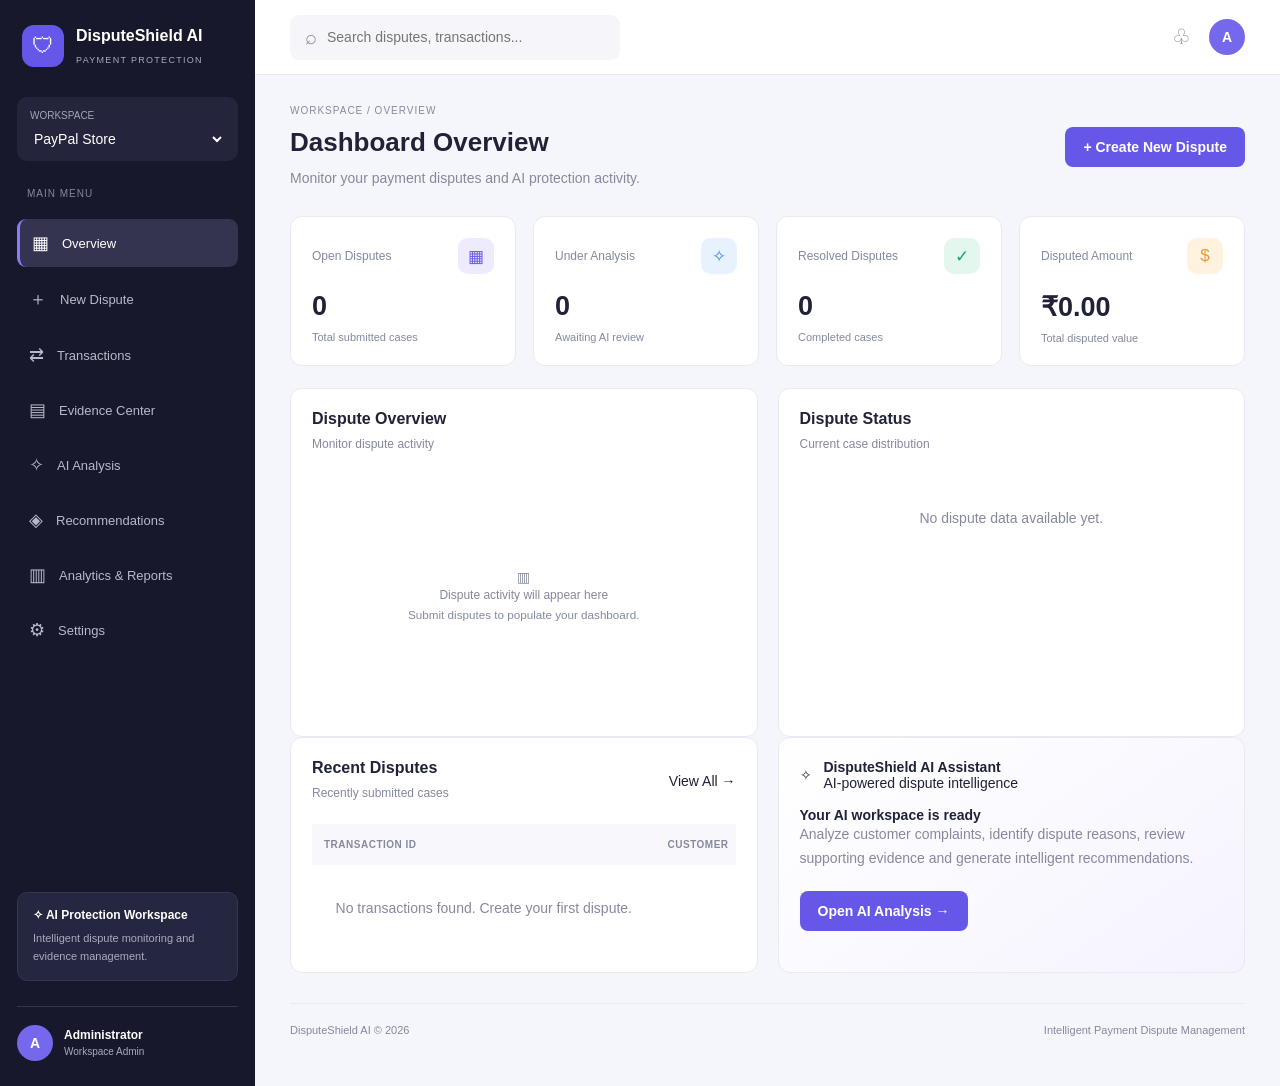
<file: frontend/index.html>
<!DOCTYPE html>
<html lang="en">
<head>
    <meta charset="UTF-8">
    <meta name="viewport" content="width=device-width, initial-scale=1.0">
    <title>DisputeShield AI | Dashboard</title>
    <link rel="stylesheet" href="./style.css">
</head>

<body>

<div class="app-container">

    <aside class="sidebar">

        <div class="brand">
            <div class="brand-icon">🛡</div>
            <div>
                <h2>DisputeShield AI</h2>
                <span>PAYMENT PROTECTION</span>
            </div>
        </div>

        <div class="workspace">
            <span>WORKSPACE</span>
            <select>
                <option>PayPal Store</option>
            </select>
        </div>

        <nav class="navigation">

            <span class="nav-heading">MAIN MENU</span>

            <a href="index.html" class="nav-link active">
                <span>▦</span> Overview
            </a>

            <a href="disputes.html" class="nav-link">
                <span>＋</span> New Dispute
            </a>

            <a href="transactions.html" class="nav-link">
                <span>⇄</span> Transactions
            </a>

            <a href="evidence.html" class="nav-link">
                <span>▤</span> Evidence Center
            </a>

            <a href="analysis.html" class="nav-link">
                <span>✧</span> AI Analysis
            </a>

            <a href="recommendations.html" class="nav-link">
                <span>◈</span> Recommendations
            </a>

            <a href="analytics.html" class="nav-link">
                <span>▥</span> Analytics & Reports
            </a>

            <a href="settings.html" class="nav-link">
                <span>⚙</span> Settings
            </a>

        </nav>

        <div class="sidebar-bottom">

            <div class="security-card">
                <h4>✧ AI Protection Workspace</h4>
                <p>Intelligent dispute monitoring and evidence management.</p>
            </div>

            <div class="user-profile">
                <div class="user-avatar">A</div>
                <div>
                    <h4>Administrator</h4>
                    <span>Workspace Admin</span>
                </div>
            </div>

        </div>

    </aside>


    <main class="main-content">

        <header class="topbar">

            <div class="search-box">
                <span>⌕</span>
                <input type="search" placeholder="Search disputes, transactions...">
            </div>

            <div class="topbar-right">
                <button class="icon-button">♧</button>
                <div class="user-avatar">A</div>
            </div>

        </header>


        <section class="content-area">

            <div class="page-heading">

                <div>
                    <div class="breadcrumb">WORKSPACE / OVERVIEW</div>
                    <h1>Dashboard Overview</h1>
                    <p>Monitor your payment disputes and AI protection activity.</p>
                </div>

                <a href="/frontend/disputes.html" class="primary-button">
                    + Create New Dispute
                </a>

            </div>


            <div class="stats-grid">

                <div class="stat-card">
                    <div class="stat-top">
                        Open Disputes
                        <span class="stat-icon purple">▦</span>
                    </div>
                    <h2 id="openDisputes">0</h2>
                    <div class="stat-footer">Total submitted cases</div>
                </div>

                <div class="stat-card">
                    <div class="stat-top">
                        Under Analysis
                        <span class="stat-icon blue">✧</span>
                    </div>
                    <h2 id="activeDisputes">0</h2>
                    <div class="stat-footer">Awaiting AI review</div>
                </div>

                <div class="stat-card">
                    <div class="stat-top">
                        Resolved Disputes
                        <span class="stat-icon green">✓</span>
                    </div>
                    <h2 id="resolvedDisputes">0</h2>
                    <div class="stat-footer">Completed cases</div>
                </div>

                <div class="stat-card">
                    <div class="stat-top">
                        Disputed Amount
                        <span class="stat-icon orange">$</span>
                    </div>
                    <h2 id="totalAmount">$0.00</h2>
                    <div class="stat-footer">Total disputed value</div>
                </div>

            </div>


            <div class="dashboard-grid">

                <div class="dashboard-card">

                    <div class="card-heading">
                        <div>
                            <h3>Dispute Overview</h3>
                            <p>Monitor dispute activity</p>
                        </div>
                    </div>

                    <div class="chart-placeholder">
                        <div class="chart-empty">
                            <span>▥</span>
                            <p>Dispute activity will appear here</p>
                            <small>Submit disputes to populate your dashboard.</small>
                        </div>
                    </div>

                </div>


                <div class="dashboard-card">

                    <div class="card-heading">
                        <div>
                            <h3>Dispute Status</h3>
                            <p>Current case distribution</p>
                        </div>
                    </div>

                    <div id="statusBreakdown">
                        <div class="empty-state">
                            No dispute data available yet.
                        </div>
                    </div>

                </div>

            </div>


            <div class="dashboard-grid">

                <div class="dashboard-card">

                    <div class="card-heading">
                        <div>
                            <h3>Recent Disputes</h3>
                            <p>Recently submitted cases</p>
                        </div>

                        <a href="/frontend/transactions.html">View All →</a>
                    </div>

                    <div class="table-wrapper">

                        <table>

                            <thead>
                                <tr>
                                    <th>TRANSACTION ID</th>
                                    <th>CUSTOMER</th>
                                    <th>AMOUNT</th>
                                    <th>REASON</th>
                                    <th>STATUS</th>
                                </tr>
                            </thead>

                            <tbody id="recentTransactions">

                                <tr>
                                    <td colspan="5" class="empty-table">
                                        No disputes submitted yet.
                                    </td>
                                </tr>

                            </tbody>

                        </table>

                    </div>

                </div>


                <div class="dashboard-card ai-card">

                    <div class="ai-heading">
                        <span>✧</span>
                        <div>
                            <h3>DisputeShield AI Assistant</h3>
                            <p>AI-powered dispute intelligence</p>
                        </div>
                    </div>

                    <div class="ai-content">

                        <h4>Your AI workspace is ready</h4>

                        <p>
                            Analyze customer complaints, identify dispute
                            reasons, review supporting evidence and generate
                            intelligent recommendations.
                        </p>

                        <a href="/frontend/analysis.html" class="primary-button">
                            Open AI Analysis →
                        </a>

                    </div>

                </div>

            </div>


            <footer class="footer">
                <span>DisputeShield AI © 2026</span>
                <span>Intelligent Payment Dispute Management</span>
            </footer>

        </section>

    </main>

</div>

<script src="/frontend/script.js"></script>

</body>
</html>
</file>
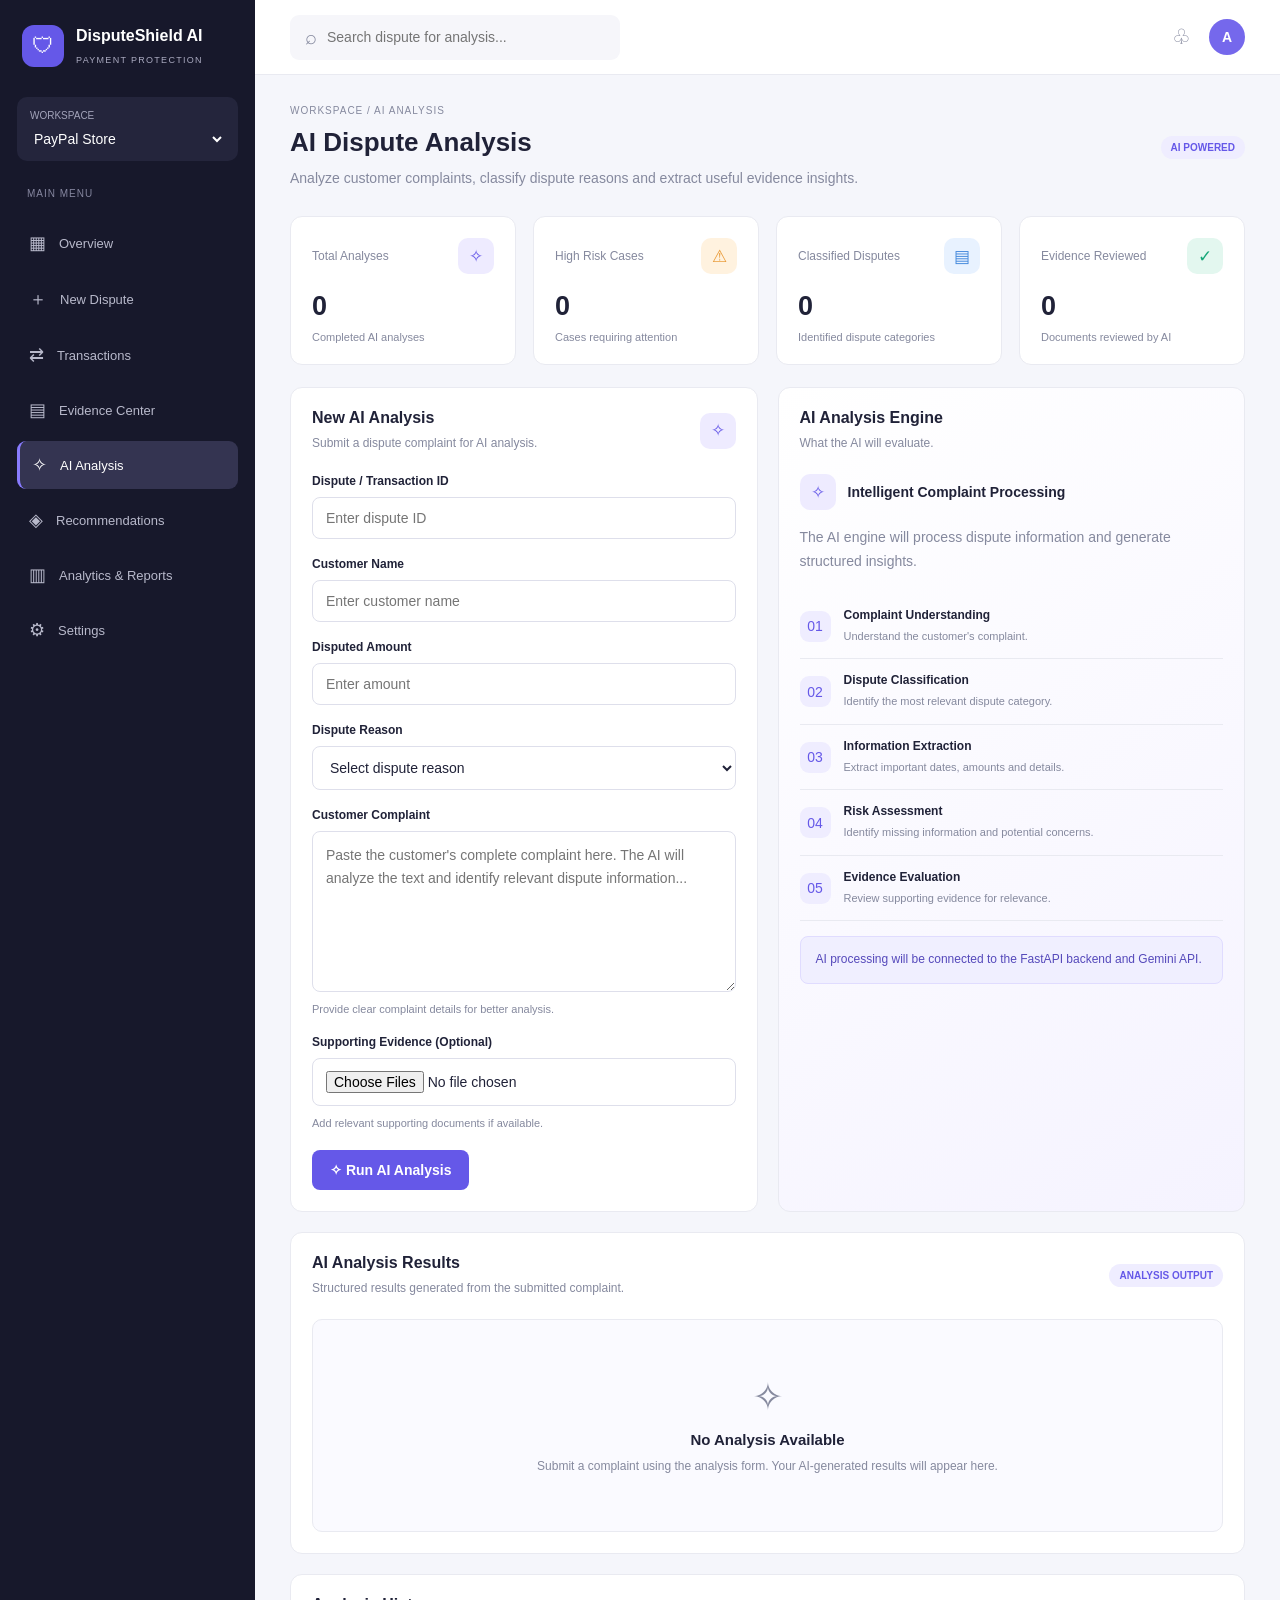
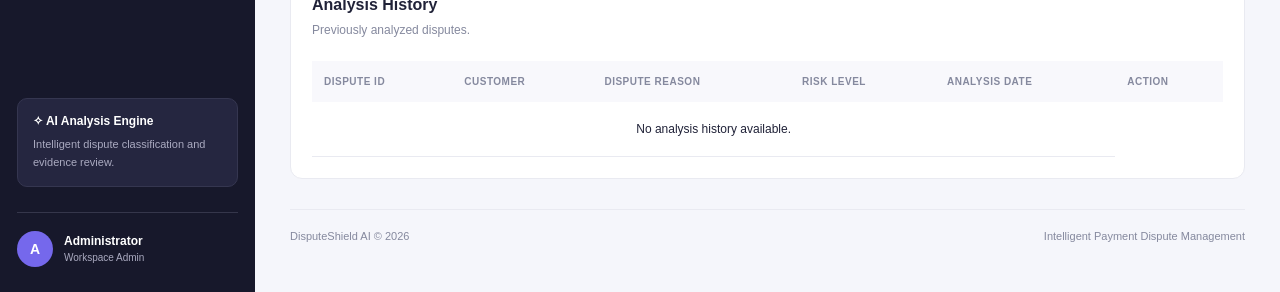
<file: frontend/analysis.html>
<!DOCTYPE html>
<html lang="en">

<head>
    <meta charset="UTF-8">
    <meta name="viewport" content="width=device-width, initial-scale=1.0">
    <title>DisputeShield AI | AI Analysis</title>
    <link rel="stylesheet" href="style.css">
</head>

<body>

<div class="app-container">

    <!-- SIDEBAR -->
    <aside class="sidebar">

        <div class="brand">
            <div class="brand-icon">🛡</div>
            <div>
                <h2>DisputeShield AI</h2>
                <span>PAYMENT PROTECTION</span>
            </div>
        </div>

        <div class="workspace">
            <span>WORKSPACE</span>
            <select>
                <option>PayPal Store</option>
            </select>
        </div>

        <nav class="navigation">

            <span class="nav-heading">MAIN MENU</span>

            <a href="index.html" class="nav-link">
                <span>▦</span> Overview
            </a>

            <a href="disputes.html" class="nav-link">
                <span>＋</span> New Dispute
            </a>

            <a href="transactions.html" class="nav-link">
                <span>⇄</span> Transactions
            </a>

            <a href="evidence.html" class="nav-link">
                <span>▤</span> Evidence Center
            </a>

            <a href="analysis.html" class="nav-link active">
                <span>✧</span> AI Analysis
            </a>

            <a href="recommendations.html" class="nav-link">
                <span>◈</span> Recommendations
            </a>

            <a href="analytics.html" class="nav-link">
                <span>▥</span> Analytics & Reports
            </a>

            <a href="settings.html" class="nav-link">
                <span>⚙</span> Settings
            </a>

        </nav>

        <div class="sidebar-bottom">

            <div class="security-card">
                <h4>✧ AI Analysis Engine</h4>
                <p>Intelligent dispute classification and evidence review.</p>
            </div>

            <div class="user-profile">
                <div class="user-avatar">A</div>
                <div>
                    <h4>Administrator</h4>
                    <span>Workspace Admin</span>
                </div>
            </div>

        </div>

    </aside>


    <!-- MAIN CONTENT -->
    <main class="main-content">

        <!-- TOPBAR -->
        <header class="topbar">

            <div class="search-box">
                <span>⌕</span>
                <input
                    type="search"
                    id="analysisSearch"
                    placeholder="Search dispute for analysis...">
            </div>

            <div class="topbar-right">
                <button class="icon-button">♧</button>
                <div class="user-avatar">A</div>
            </div>

        </header>


        <!-- PAGE CONTENT -->
        <section class="content-area">

            <div class="page-heading">

                <div>
                    <div class="breadcrumb">
                        WORKSPACE / AI ANALYSIS
                    </div>

                    <h1>AI Dispute Analysis</h1>

                    <p>
                        Analyze customer complaints, classify dispute reasons
                        and extract useful evidence insights.
                    </p>
                </div>

                <span class="badge">AI POWERED</span>

            </div>


            <!-- AI OVERVIEW -->
            <section class="stats-grid">

                <div class="stat-card">
                    <div class="stat-top">
                        Total Analyses
                        <span class="stat-icon purple">✧</span>
                    </div>
                    <h2 id="totalAnalyses">0</h2>
                    <div class="stat-footer">Completed AI analyses</div>
                </div>


                <div class="stat-card">
                    <div class="stat-top">
                        High Risk Cases
                        <span class="stat-icon orange">⚠</span>
                    </div>
                    <h2 id="highRiskCases">0</h2>
                    <div class="stat-footer">Cases requiring attention</div>
                </div>


                <div class="stat-card">
                    <div class="stat-top">
                        Classified Disputes
                        <span class="stat-icon blue">▤</span>
                    </div>
                    <h2 id="classifiedDisputes">0</h2>
                    <div class="stat-footer">Identified dispute categories</div>
                </div>


                <div class="stat-card">
                    <div class="stat-top">
                        Evidence Reviewed
                        <span class="stat-icon green">✓</span>
                    </div>
                    <h2 id="evidenceReviewed">0</h2>
                    <div class="stat-footer">Documents reviewed by AI</div>
                </div>

            </section>


            <!-- ANALYSIS INPUT -->
            <section class="dashboard-grid">

                <div class="dashboard-card">

                    <div class="card-heading">

                        <div>
                            <h3>New AI Analysis</h3>
                            <p>Submit a dispute complaint for AI analysis.</p>
                        </div>

                        <span class="stat-icon purple">✧</span>

                    </div>


                    <form id="analysisForm">

                        <div class="form-group">

                            <label for="analysisDisputeId">
                                Dispute / Transaction ID
                            </label>

                            <input
                                type="text"
                                id="analysisDisputeId"
                                placeholder="Enter dispute ID">

                        </div>


                        <div class="form-group">

                            <label for="analysisCustomer">
                                Customer Name
                            </label>

                            <input
                                type="text"
                                id="analysisCustomer"
                                placeholder="Enter customer name">

                        </div>


                        <div class="form-group">

                            <label for="analysisAmount">
                                Disputed Amount
                            </label>

                            <input
                                type="number"
                                id="analysisAmount"
                                placeholder="Enter amount"
                                min="0"
                                step="0.01">

                        </div>


                        <div class="form-group">

                            <label for="analysisReason">
                                Dispute Reason
                            </label>

                            <select id="analysisReason">

                                <option value="">Select dispute reason</option>

                                <option value="Item Not Received">
                                    Item Not Received
                                </option>

                                <option value="Unauthorized Transaction">
                                    Unauthorized Transaction
                                </option>

                                <option value="Item Not As Described">
                                    Item Not As Described
                                </option>

                                <option value="Duplicate Transaction">
                                    Duplicate Transaction
                                </option>

                                <option value="Refund Not Processed">
                                    Refund Not Processed
                                </option>

                                <option value="Other">
                                    Other
                                </option>

                            </select>

                        </div>


                        <div class="form-group">

                            <label for="analysisComplaint">
                                Customer Complaint
                            </label>

                            <textarea
                                id="analysisComplaint"
                                rows="6"
                                placeholder="Paste the customer's complete complaint here. The AI will analyze the text and identify relevant dispute information..."></textarea>

                            <small class="form-hint">
                                Provide clear complaint details for better analysis.
                            </small>

                        </div>


                        <div class="form-group">

                            <label for="analysisEvidence">
                                Supporting Evidence (Optional)
                            </label>

                            <input
                                type="file"
                                id="analysisEvidence"
                                accept=".pdf,.png,.jpg,.jpeg,.doc,.docx"
                                multiple>

                            <small class="form-hint">
                                Add relevant supporting documents if available.
                            </small>

                        </div>


                        <div id="analysisMessage" class="notice" hidden></div>


                        <button
                            type="submit"
                            class="primary-button"
                            id="runAnalysisButton">

                            ✧ Run AI Analysis

                        </button>

                    </form>

                </div>


                <!-- AI PROCESSING INFORMATION -->
                <div class="dashboard-card ai-card">

                    <div class="card-heading">

                        <div>
                            <h3>AI Analysis Engine</h3>
                            <p>What the AI will evaluate.</p>
                        </div>

                    </div>


                    <div class="ai-content">

                        <div class="ai-heading">
                            <span class="stat-icon purple">✧</span>
                            <h3>Intelligent Complaint Processing</h3>
                        </div>

                        <p>
                            The AI engine will process dispute information
                            and generate structured insights.
                        </p>


                        <div class="action-item">
                            <span>01</span>
                            <div>
                                <strong>Complaint Understanding</strong>
                                <small>Understand the customer's complaint.</small>
                            </div>
                        </div>


                        <div class="action-item">
                            <span>02</span>
                            <div>
                                <strong>Dispute Classification</strong>
                                <small>Identify the most relevant dispute category.</small>
                            </div>
                        </div>


                        <div class="action-item">
                            <span>03</span>
                            <div>
                                <strong>Information Extraction</strong>
                                <small>Extract important dates, amounts and details.</small>
                            </div>
                        </div>


                        <div class="action-item">
                            <span>04</span>
                            <div>
                                <strong>Risk Assessment</strong>
                                <small>Identify missing information and potential concerns.</small>
                            </div>
                        </div>


                        <div class="action-item">
                            <span>05</span>
                            <div>
                                <strong>Evidence Evaluation</strong>
                                <small>Review supporting evidence for relevance.</small>
                            </div>
                        </div>


                        <div class="notice">
                            AI processing will be connected to the
                            FastAPI backend and Gemini API.
                        </div>

                    </div>

                </div>

            </section>


            <!-- AI ANALYSIS RESULT -->
            <section class="dashboard-card" style="margin-top:20px;">

                <div class="card-heading">

                    <div>
                        <h3>AI Analysis Results</h3>
                        <p>Structured results generated from the submitted complaint.</p>
                    </div>

                    <span class="badge">ANALYSIS OUTPUT</span>

                </div>


                <div id="analysisResult" class="result-box">

                    <div class="empty-state">

                        <div style="font-size:38px;">✧</div>

                        <h3>No Analysis Available</h3>

                        <p>
                            Submit a complaint using the analysis form.
                            Your AI-generated results will appear here.
                        </p>

                    </div>

                </div>

            </section>


            <!-- ANALYSIS HISTORY -->
            <section class="dashboard-card" style="margin-top:20px;">

                <div class="card-heading">

                    <div>
                        <h3>Analysis History</h3>
                        <p>Previously analyzed disputes.</p>
                    </div>

                </div>


                <div class="table-wrapper">

                    <table>

                        <thead>

                            <tr>
                                <th>DISPUTE ID</th>
                                <th>CUSTOMER</th>
                                <th>DISPUTE REASON</th>
                                <th>RISK LEVEL</th>
                                <th>ANALYSIS DATE</th>
                                <th>ACTION</th>
                            </tr>

                        </thead>


                        <tbody id="analysisHistoryBody">

                            <tr>
                                <td colspan="6" class="empty-table">
                                    No previous AI analysis found.
                                </td>
                            </tr>

                        </tbody>

                    </table>

                </div>

            </section>


            <!-- FOOTER -->
            <footer class="footer">

                <span>DisputeShield AI © 2026</span>

                <span>
                    Intelligent Payment Dispute Management
                </span>

            </footer>

        </section>

    </main>

</div>


<script src="analysis.js"></script>

</body>
</html>
</file>
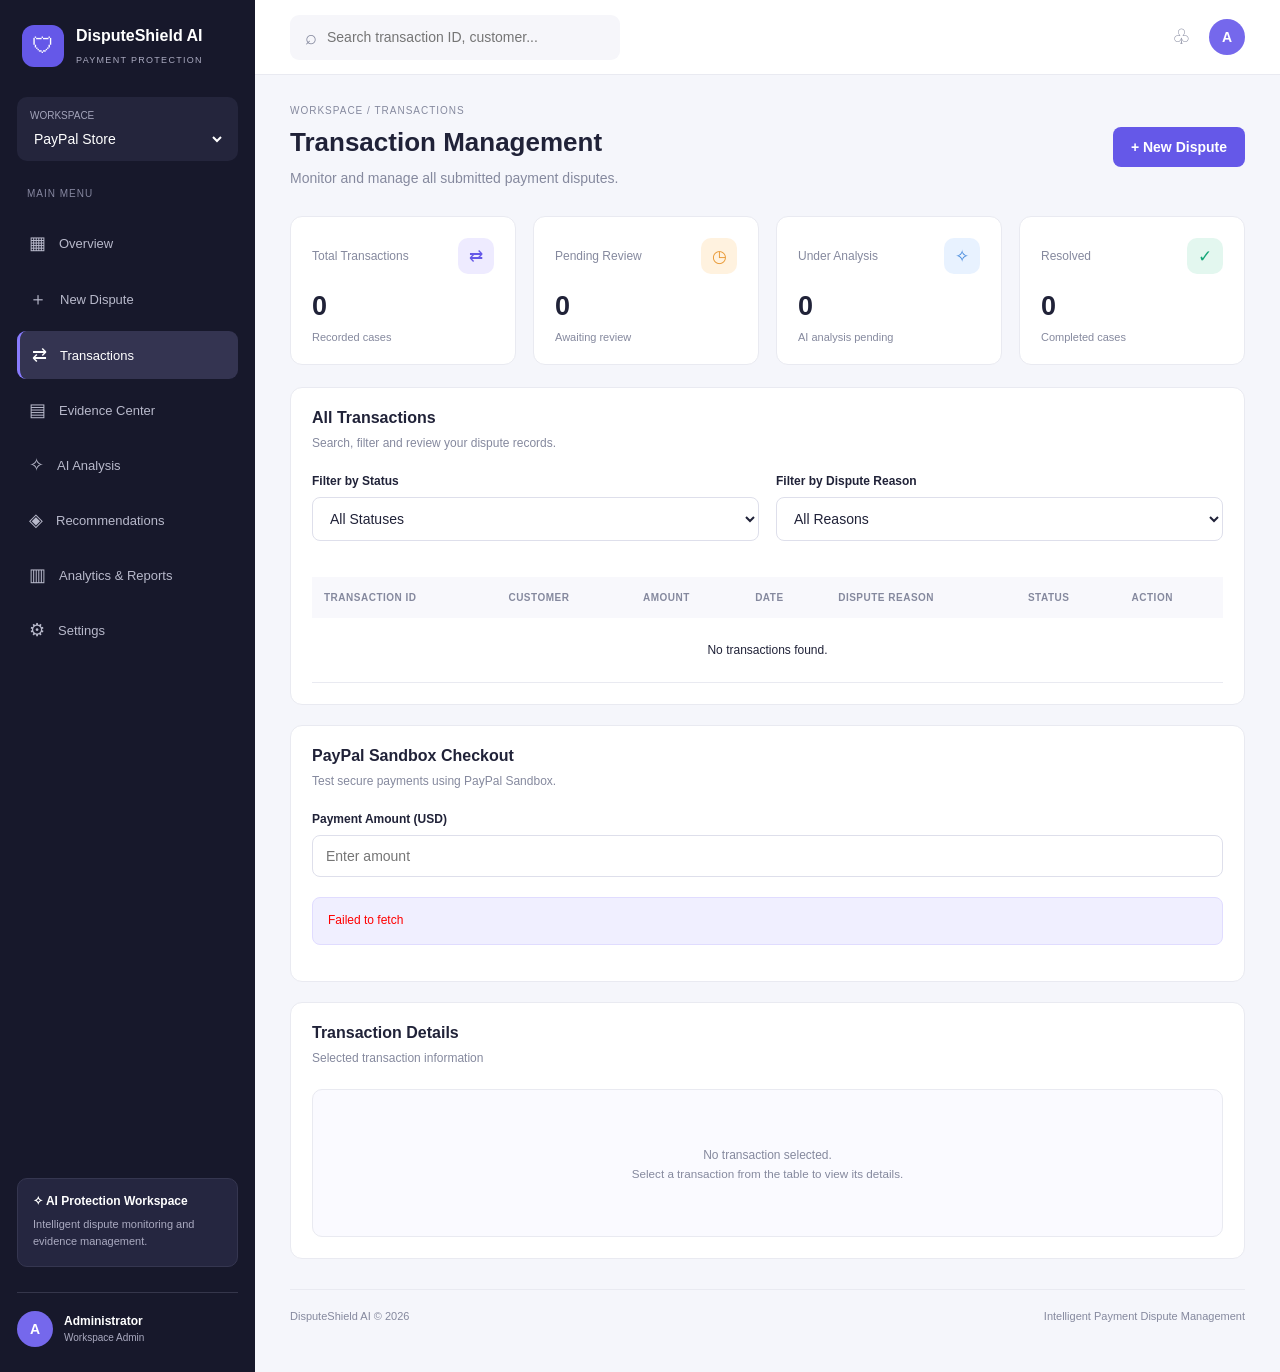
<file: frontend/transactions.html>
<!DOCTYPE html>
<html lang="en">

<head>
    <meta charset="UTF-8">
    <meta name="viewport" content="width=device-width, initial-scale=1.0">
    <title>DisputeShield AI | Transactions</title>
    <link rel="stylesheet" href="./style.css">
</head>

<body>

<div class="app-container">

    <!-- SIDEBAR -->
    <aside class="sidebar">

        <div class="brand">
            <div class="brand-icon">🛡</div>
            <div>
                <h2>DisputeShield AI</h2>
                <span>PAYMENT PROTECTION</span>
            </div>
        </div>

        <div class="workspace">
            <span>WORKSPACE</span>
            <select>
                <option>PayPal Store</option>
            </select>
        </div>

        <nav class="navigation">

            <span class="nav-heading">MAIN MENU</span>

            <a href="/frontend/index.html" class="nav-link">
                <span>▦</span> Overview
            </a>

            <a href="/frontend/disputes.html" class="nav-link">
                <span>＋</span> New Dispute
            </a>

            <a href="/frontend/transactions.html" class="nav-link active">
                <span>⇄</span> Transactions
            </a>

            <a href="/frontend/evidence.html" class="nav-link">
                <span>▤</span> Evidence Center
            </a>

            <a href="/frontend/analysis.html" class="nav-link">
                <span>✧</span> AI Analysis
            </a>

            <a href="/frontend/recommendations.html" class="nav-link">
                <span>◈</span> Recommendations
            </a>

            <a href="/frontend/analytics.html" class="nav-link">
                <span>▥</span> Analytics & Reports
            </a>

            <a href="/frontend/settings.html" class="nav-link">
                <span>⚙</span> Settings
            </a>

        </nav>

        <div class="sidebar-bottom">

            <div class="security-card">
                <h4>✧ AI Protection Workspace</h4>
                <p>Intelligent dispute monitoring and evidence management.</p>
            </div>

            <div class="user-profile">
                <div class="user-avatar">A</div>
                <div>
                    <h4>Administrator</h4>
                    <span>Workspace Admin</span>
                </div>
            </div>

        </div>

    </aside>


    <!-- MAIN CONTENT -->
    <main class="main-content">

        <!-- TOPBAR -->
        <header class="topbar">

            <div class="search-box">
                <span>⌕</span>
                <input
                    type="search"
                    id="transactionSearch"
                    placeholder="Search transaction ID, customer...">
            </div>

            <div class="topbar-right">
                <button class="icon-button">♧</button>
                <div class="user-avatar">A</div>
            </div>

        </header>


        <!-- PAGE CONTENT -->
        <section class="content-area">

            <div class="page-heading">

                <div>
                    <div class="breadcrumb">
                        WORKSPACE / TRANSACTIONS
                    </div>

                    <h1>Transaction Management</h1>

                    <p>
                        Monitor and manage all submitted payment disputes.
                    </p>
                </div>

                <a href="/frontend/disputes.html" class="primary-button">
                    + New Dispute
                </a>

            </div>


            <!-- SUMMARY CARDS -->
            <section class="stats-grid">

                <div class="stat-card">
                    <div class="stat-top">
                        Total Transactions
                        <span class="stat-icon purple">⇄</span>
                    </div>
                    <h2 id="totalTransactions">0</h2>
                    <div class="stat-footer">Recorded cases</div>
                </div>

                <div class="stat-card">
                    <div class="stat-top">
                        Pending Review
                        <span class="stat-icon orange">◷</span>
                    </div>
                    <h2 id="pendingTransactions">0</h2>
                    <div class="stat-footer">Awaiting review</div>
                </div>

                <div class="stat-card">
                    <div class="stat-top">
                        Under Analysis
                        <span class="stat-icon blue">✧</span>
                    </div>
                    <h2 id="analyzingTransactions">0</h2>
                    <div class="stat-footer">AI analysis pending</div>
                </div>

                <div class="stat-card">
                    <div class="stat-top">
                        Resolved
                        <span class="stat-icon green">✓</span>
                    </div>
                    <h2 id="completedTransactions">0</h2>
                    <div class="stat-footer">Completed cases</div>
                </div>

            </section>


            <!-- FILTER SECTION -->
            <section class="dashboard-card">

                <div class="card-heading">

                    <div>
                        <h3>All Transactions</h3>
                        <p>Search, filter and review your dispute records.</p>
                    </div>

                </div>

                <div class="form-grid">

                    <div class="form-group">

                        <label for="statusFilter">
                            Filter by Status
                        </label>

                        <select id="statusFilter">
                            <option value="all">All Statuses</option>
                            <option value="pending">Pending</option>
                            <option value="analyzing">Analyzing</option>
                            <option value="resolved">Resolved</option>
                            <option value="failed">Analysis Failed</option>
                        </select>

                    </div>

                    <div class="form-group">

                        <label for="reasonFilter">
                            Filter by Dispute Reason
                        </label>

                        <select id="reasonFilter">

                            <option value="all">All Reasons</option>

                            <option value="Item Not Received">
                                Item Not Received
                            </option>

                            <option value="Unauthorized Transaction">
                                Unauthorized Transaction
                            </option>

                            <option value="Item Not As Described">
                                Item Not As Described
                            </option>

                            <option value="Duplicate Transaction">
                                Duplicate Transaction
                            </option>

                            <option value="Refund Not Processed">
                                Refund Not Processed
                            </option>

                        </select>

                    </div>

                </div>

                <div class="table-wrapper">

                    <table>

                        <thead>
                            <tr>
                                <th>TRANSACTION ID</th>
                                <th>CUSTOMER</th>
                                <th>AMOUNT</th>
                                <th>DATE</th>
                                <th>DISPUTE REASON</th>
                                <th>STATUS</th>
                                <th>ACTION</th>
                            </tr>
                        </thead>

                        <tbody id="transactionTableBody">

                            <tr>
                                <td colspan="7" class="empty-table">
                                    No transaction records available yet.
                                    Submit a new dispute to get started.
                                </td>
                            </tr>

                        </tbody>

                    </table>

                </div>

                <div id="transactionMessage" class="notice" hidden></div>

            </section>


            <!-- PAYPAL PAYMENT SECTION -->
            <section class="dashboard-card" style="margin-top:20px;">

                <div class="card-heading">
                    <div>
                        <h3>PayPal Sandbox Checkout</h3>
                        <p>
                            Test secure payments using PayPal Sandbox.
                        </p>
                    </div>
                </div>

                <div class="form-group">

                    <label for="paymentAmount">
                        Payment Amount (USD)
                    </label>

                    <input
                        type="number"
                        id="paymentAmount"
                        placeholder="Enter amount"
                        min="1"
                        step="0.01"
                    >

                </div>

                <div id="paypal-button-container"
                     style="margin-top:20px;">
                </div>

                <div id="paymentMessage"
                     class="notice"
                     style="margin-top:15px;"
                     hidden>
                </div>

            </section>


            <!-- TRANSACTION DETAILS -->
            <section class="dashboard-card" style="margin-top:20px;">

                <div class="card-heading">
                    <div>
                        <h3>Transaction Details</h3>
                        <p>Selected transaction information</p>
                    </div>
                </div>

                <div id="transactionDetails" class="result-box">

                    <div class="empty-state">
                        <p>No transaction selected.</p>
                        <small>
                            Select a transaction from the table to
                            view its details.
                        </small>
                    </div>

                </div>

            </section>


            <!-- FOOTER -->
            <footer class="footer">

                <span>DisputeShield AI © 2026</span>

                <span>
                    Intelligent Payment Dispute Management
                </span>

            </footer>

        </section>

    </main>

</div>

<script src="/frontend/transaction.js"></script>
<script src="/frontend/paypal.js"></script>
</body>
</html>
</file>
<file: frontend/style.css>
/* =========================================
   DISPUTESHIELD AI - MAIN STYLESHEET
========================================= */

* {
    margin: 0;
    padding: 0;
    box-sizing: border-box;
}

:root {
    --primary: #6558e8;
    --primary-dark: #5145cc;
    --background: #f5f6fb;
    --surface: #ffffff;
    --text: #202238;
    --muted: #85899e;
    --border: #e9eaf1;
    --green: #16a779;
    --orange: #e99a37;
    --blue: #4388dc;
    --red: #e35d6a;
}

body {
    font-family: Arial, Helvetica, sans-serif;
    background: var(--background);
    color: var(--text);
    font-size: 14px;
}

button,
input,
select,
textarea {
    font-family: inherit;
    font-size: inherit;
}

button {
    cursor: pointer;
}

a {
    text-decoration: none;
    color: inherit;
}

/* MAIN LAYOUT */

.app-container {
    display: flex;
    min-height: 100vh;
}

.sidebar {
    width: 255px;
    background: #17182b;
    color: white;
    padding: 25px 17px;
    display: flex;
    flex-direction: column;
    flex-shrink: 0;
}

.brand {
    display: flex;
    align-items: center;
    gap: 12px;
    padding: 0 5px 30px;
}

.brand-icon {
    width: 42px;
    height: 42px;
    background: var(--primary);
    border-radius: 12px;
    display: grid;
    place-items: center;
    font-size: 22px;
}

.brand h2 {
    font-size: 16px;
    margin-bottom: 5px;
}

.brand span {
    font-size: 9px;
    color: #aaaac0;
    letter-spacing: 1.3px;
}

.workspace {
    background: #24253c;
    padding: 13px;
    border-radius: 10px;
    margin-bottom: 27px;
}

.workspace span {
    display: block;
    font-size: 10px;
    color: #a3a4ba;
    margin-bottom: 9px;
}

.workspace select {
    width: 100%;
    background: transparent;
    border: none;
    color: white;
    outline: none;
}

.workspace option {
    color: #202238;
}

.nav-heading {
    display: block;
    color: #85869f;
    font-size: 10px;
    letter-spacing: 1px;
    margin: 0 10px 13px;
}

.navigation {
    display: flex;
    flex-direction: column;
    gap: 7px;
}

.nav-link {
    display: flex;
    align-items: center;
    gap: 13px;
    padding: 13px 12px;
    border-radius: 9px;
    color: #b8b9cb;
    font-size: 13px;
    transition: 0.2s;
}

.nav-link span {
    font-size: 18px;
}

.nav-link:hover,
.nav-link.active {
    background: #343451;
    color: white;
}

.nav-link.active {
    border-left: 3px solid #887bff;
}

.sidebar-bottom {
    margin-top: auto;
}

.security-card {
    background: #252640;
    border: 1px solid #353650;
    padding: 15px;
    border-radius: 10px;
    margin: 25px 0;
}

.security-card h4 {
    font-size: 12px;
    margin-bottom: 8px;
}

.security-card p {
    font-size: 11px;
    color: #aaaac0;
    line-height: 1.6;
}

.user-profile {
    border-top: 1px solid #35364b;
    padding-top: 18px;
    display: flex;
    align-items: center;
    gap: 11px;
}

.user-profile h4 {
    font-size: 12px;
}

.user-profile span {
    font-size: 10px;
    color: #aaaac0;
}

.user-avatar {
    width: 36px;
    height: 36px;
    border-radius: 50%;
    background: #7568ec;
    color: white;
    display: grid;
    place-items: center;
    font-weight: bold;
}

/* MAIN CONTENT */

.main-content {
    flex: 1;
    min-width: 0;
}

.topbar {
    height: 75px;
    background: white;
    border-bottom: 1px solid var(--border);
    display: flex;
    align-items: center;
    justify-content: space-between;
    padding: 0 35px;
}

.search-box {
    display: flex;
    align-items: center;
    gap: 10px;
    background: #f6f6fa;
    padding: 11px 15px;
    border-radius: 9px;
    width: 330px;
}

.search-box span {
    font-size: 20px;
    color: var(--muted);
}

.search-box input {
    border: none;
    outline: none;
    background: transparent;
    width: 100%;
}

.topbar-right {
    display: flex;
    align-items: center;
    gap: 18px;
}

.icon-button {
    border: none;
    background: transparent;
    font-size: 21px;
    color: var(--muted);
}

.content-area {
    padding: 30px 35px;
    max-width: 1600px;
    margin: auto;
}

.page-heading {
    display: flex;
    align-items: center;
    justify-content: space-between;
    gap: 15px;
    margin-bottom: 27px;
}

.breadcrumb {
    color: var(--muted);
    font-size: 10px;
    letter-spacing: 1px;
    margin-bottom: 11px;
}

.page-heading h1 {
    font-size: 26px;
    margin-bottom: 9px;
}

.page-heading p {
    color: var(--muted);
    line-height: 1.6;
}

/* BUTTONS */

.primary-button,
.secondary-button {
    border: none;
    border-radius: 8px;
    padding: 12px 18px;
    font-weight: 600;
    display: inline-flex;
    align-items: center;
    justify-content: center;
    gap: 7px;
    transition: 0.2s;
}

.primary-button {
    background: var(--primary);
    color: white;
}

.primary-button:hover {
    background: var(--primary-dark);
}

.secondary-button {
    background: #efedff;
    color: var(--primary);
}

.secondary-button:hover {
    background: #e3e0ff;
}

/* CARDS */

.stats-grid {
    display: grid;
    grid-template-columns: repeat(4, minmax(0, 1fr));
    gap: 17px;
    margin-bottom: 22px;
}

.stat-card,
.dashboard-card {
    background: var(--surface);
    border: 1px solid var(--border);
    border-radius: 12px;
    padding: 21px;
}

.stat-top {
    display: flex;
    justify-content: space-between;
    align-items: center;
    color: var(--muted);
    font-size: 12px;
}

.stat-card h2 {
    font-size: 27px;
    margin: 17px 0 9px;
}

.stat-footer {
    color: var(--muted);
    font-size: 11px;
}

.stat-icon {
    width: 36px;
    height: 36px;
    display: grid;
    place-items: center;
    border-radius: 10px;
    font-size: 17px;
}

.purple {
    background: #eeebff;
    color: var(--primary);
}

.orange {
    background: #fff2df;
    color: var(--orange);
}

.blue {
    background: #e8f2ff;
    color: var(--blue);
}

.green {
    background: #e3f7ef;
    color: var(--green);
}

.dashboard-grid {
    display: grid;
    grid-template-columns: repeat(2, minmax(0, 1fr));
    gap: 20px;
}

.dashboard-card {
    min-width: 0;
}

.card-heading {
    display: flex;
    align-items: center;
    justify-content: space-between;
    gap: 15px;
    margin-bottom: 22px;
}

.card-heading h3 {
    font-size: 16px;
    margin-bottom: 7px;
}

.card-heading p {
    color: var(--muted);
    font-size: 12px;
    line-height: 1.5;
}

/* AI CARD */

.ai-card {
    background: linear-gradient(145deg, #ffffff, #f5f3ff);
}

.ai-heading {
    display: flex;
    align-items: center;
    gap: 12px;
    margin-bottom: 16px;
}

.ai-heading h3 {
    font-size: 14px;
}

.ai-content > p {
    color: var(--muted);
    line-height: 1.7;
    margin-bottom: 20px;
}

.action-item {
    display: flex;
    align-items: center;
    gap: 13px;
    padding: 14px 0;
    border-bottom: 1px solid var(--border);
}

.action-item > span {
    width: 31px;
    height: 31px;
    border-radius: 9px;
    display: grid;
    place-items: center;
    background: #efedff;
    color: var(--primary);
    flex-shrink: 0;
}

.action-item strong {
    display: block;
    font-size: 12px;
    margin-bottom: 5px;
}

.action-item small {
    color: var(--muted);
    font-size: 11px;
    line-height: 1.5;
}

/* FORMS */

.form-grid {
    display: grid;
    grid-template-columns: repeat(2, minmax(0, 1fr));
    gap: 17px;
    margin-bottom: 18px;
}

.form-group {
    display: flex;
    flex-direction: column;
    gap: 9px;
    margin-bottom: 18px;
}

.form-group label {
    font-size: 12px;
    font-weight: 600;
}

.form-group input,
.form-group select,
.form-group textarea {
    width: 100%;
    padding: 12px 13px;
    border: 1px solid #dedfeb;
    border-radius: 8px;
    outline: none;
    background: white;
    color: var(--text);
}

.form-group textarea {
    resize: vertical;
    line-height: 1.6;
}

.form-group input:focus,
.form-group select:focus,
.form-group textarea:focus {
    border-color: var(--primary);
    box-shadow: 0 0 0 3px #6558e817;
}

.form-hint {
    font-size: 11px;
    color: var(--muted);
    line-height: 1.5;
}

/* NOTICES AND RESULTS */

.notice {
    background: #f0efff;
    color: #5549bb;
    border: 1px solid #e0dcff;
    padding: 13px 15px;
    border-radius: 8px;
    font-size: 12px;
    line-height: 1.6;
    margin: 15px 0;
}

.result-box {
    min-height: 130px;
    background: #fafaff;
    border: 1px solid var(--border);
    border-radius: 10px;
    padding: 20px;
}

.empty-state,
.chart-empty {
    text-align: center;
    padding: 35px 15px;
    color: var(--muted);
}

.empty-state h3,
.chart-empty h3 {
    color: var(--text);
    font-size: 15px;
    margin: 12px 0 8px;
}

.empty-state p,
.chart-empty p {
    font-size: 12px;
    line-height: 1.7;
}

.chart-placeholder {
    min-height: 240px;
    display: grid;
    place-items: center;
}

/* TABLES */

.table-wrapper {
    width: 100%;
    overflow-x: auto;
}

table {
    width: 100%;
    border-collapse: collapse;
    min-width: 650px;
}

thead {
    background: #f8f8fc;
}

th {
    text-align: left;
    font-size: 10px;
    color: var(--muted);
    letter-spacing: 0.5px;
    padding: 15px 12px;
    white-space: nowrap;
}

td {
    padding: 16px 12px;
    border-bottom: 1px solid var(--border);
    font-size: 12px;
}

.empty-table {
    text-align: center;
    padding: 35px 15px;
    color: var(--muted);
    line-height: 1.6;
}

.badge {
    display: inline-block;
    background: #efedff;
    color: var(--primary);
    padding: 6px 10px;
    border-radius: 20px;
    font-size: 10px;
    font-weight: 600;
}

/* FOOTER */

.footer {
    border-top: 1px solid var(--border);
    margin-top: 30px;
    padding: 20px 0;
    display: flex;
    justify-content: space-between;
    gap: 10px;
    color: var(--muted);
    font-size: 11px;
}

/* RESPONSIVE */

@media (max-width: 1100px) {
    .sidebar {
        width: 220px;
    }

    .stats-grid {
        grid-template-columns: repeat(2, minmax(0, 1fr));
    }

    .content-area {
        padding: 25px 20px;
    }
}

@media (max-width: 760px) {
    .app-container {
        flex-direction: column;
    }

    .sidebar {
        width: 100%;
    }

    .navigation {
        display: grid;
        grid-template-columns: repeat(2, minmax(0, 1fr));
    }

    .sidebar-bottom {
        display: none;
    }

    .topbar {
        padding: 0 15px;
    }

    .search-box {
        width: 70%;
    }

    .dashboard-grid {
        grid-template-columns: 1fr;
    }

    .page-heading {
        align-items: flex-start;
        flex-direction: column;
    }

    .form-grid {
        grid-template-columns: 1fr;
        gap: 0;
    }

    .content-area {
        padding: 20px 14px;
    }
}

@media (max-width: 480px) {
    .stats-grid {
        grid-template-columns: 1fr;
    }

    .page-heading h1 {
        font-size: 22px;
    }

    .footer {
        flex-direction: column;
    }
}
</file>
